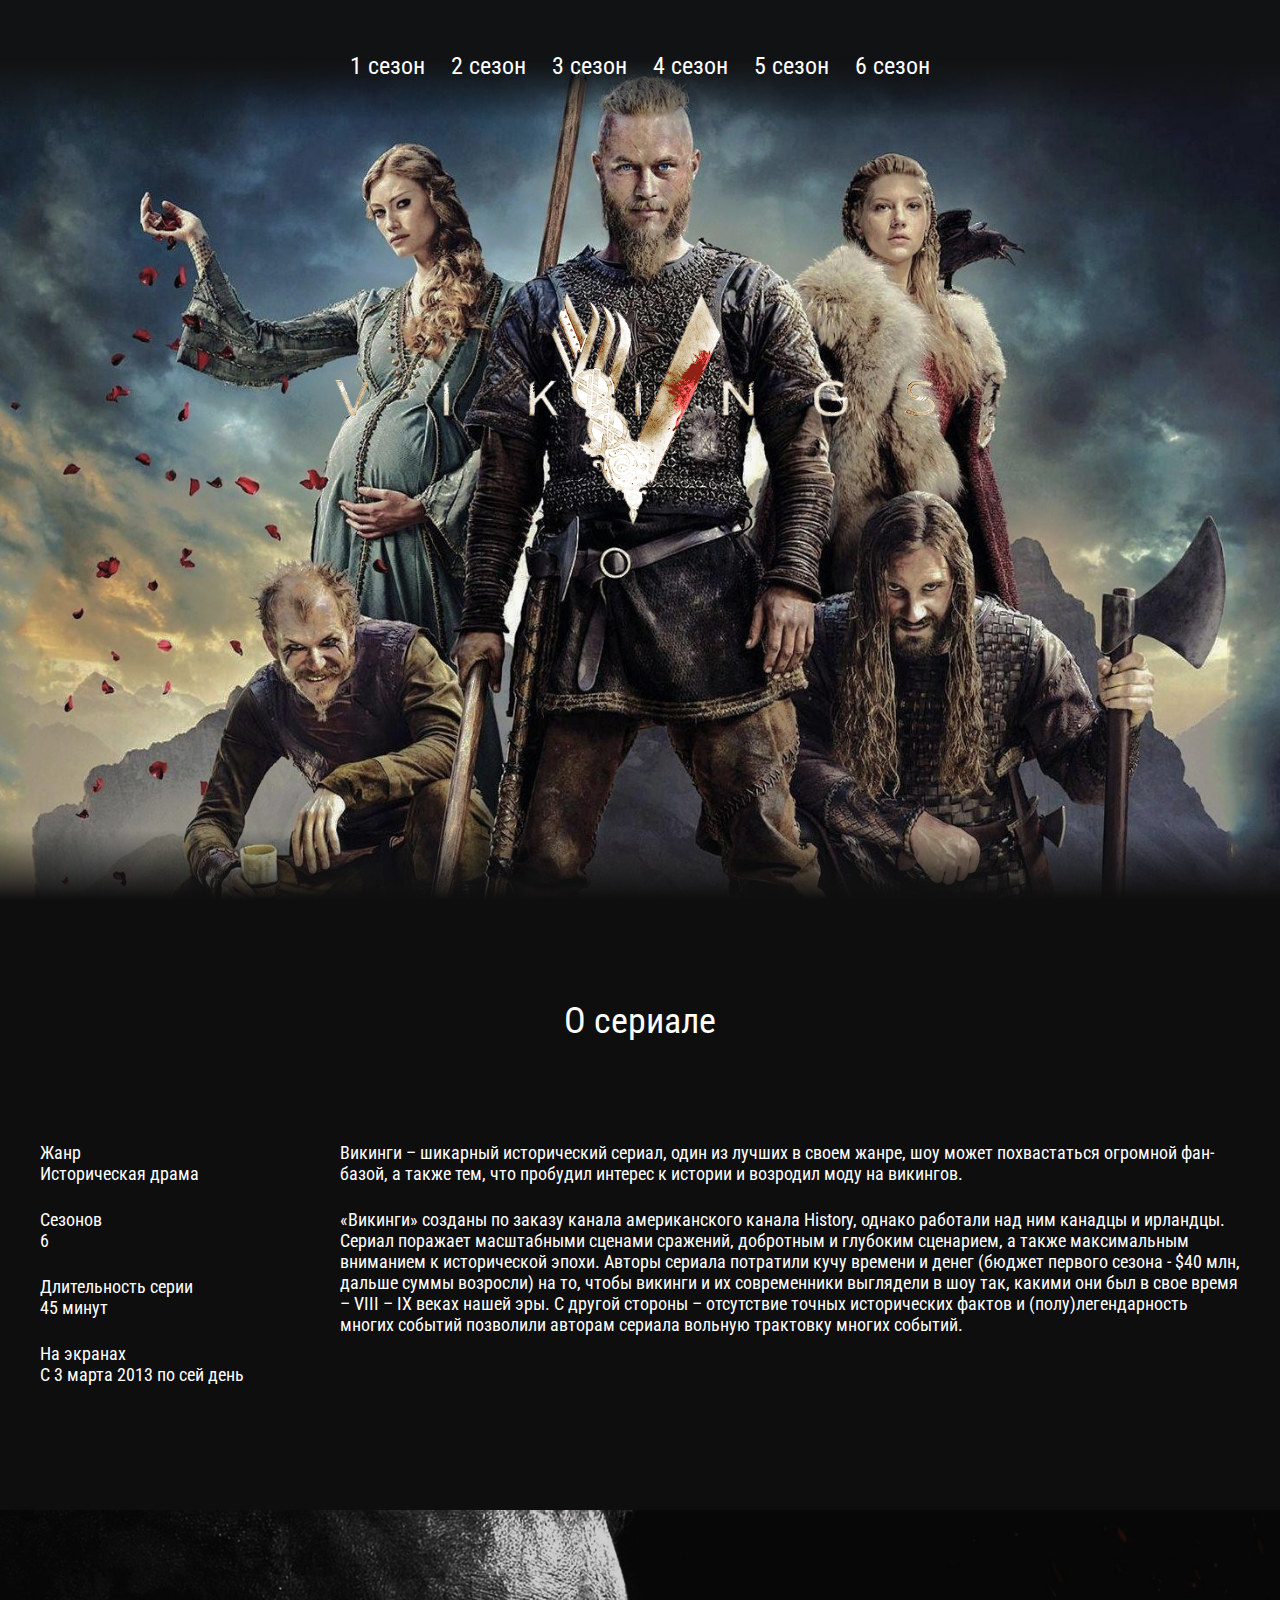
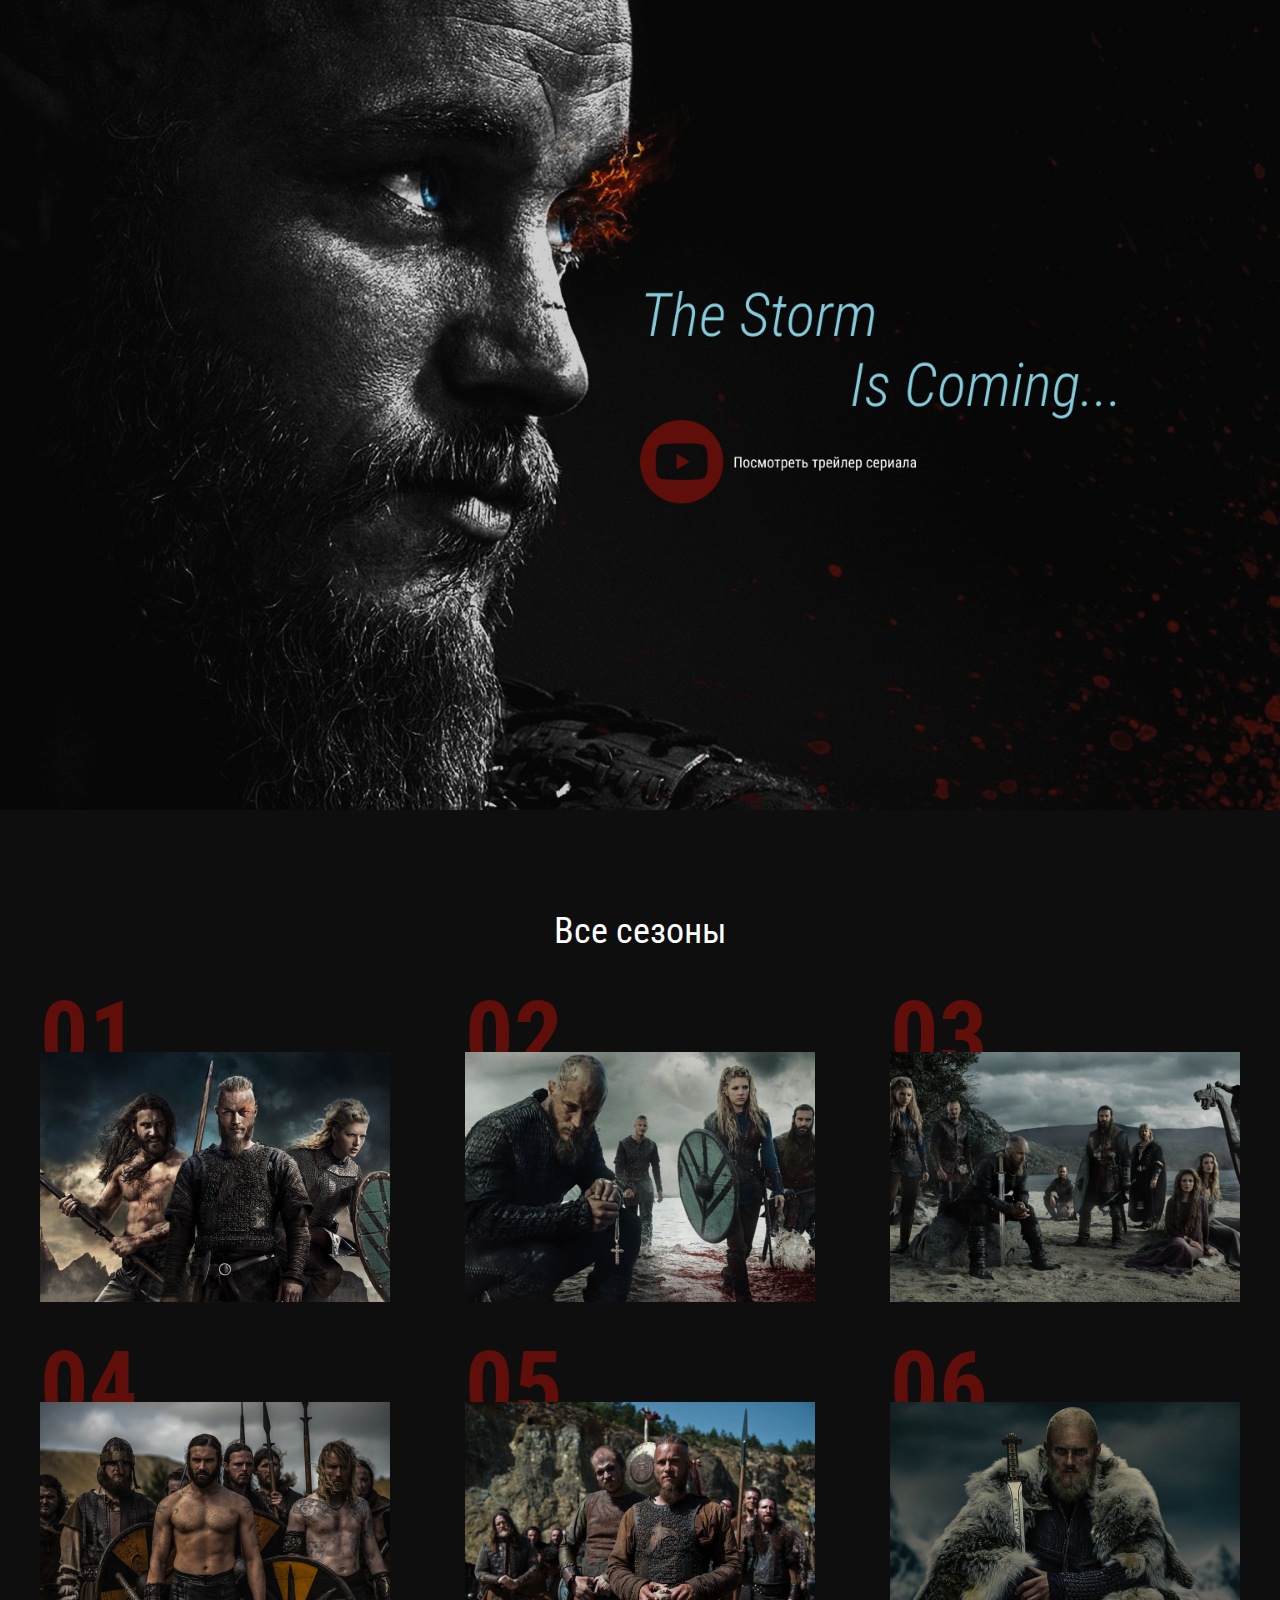
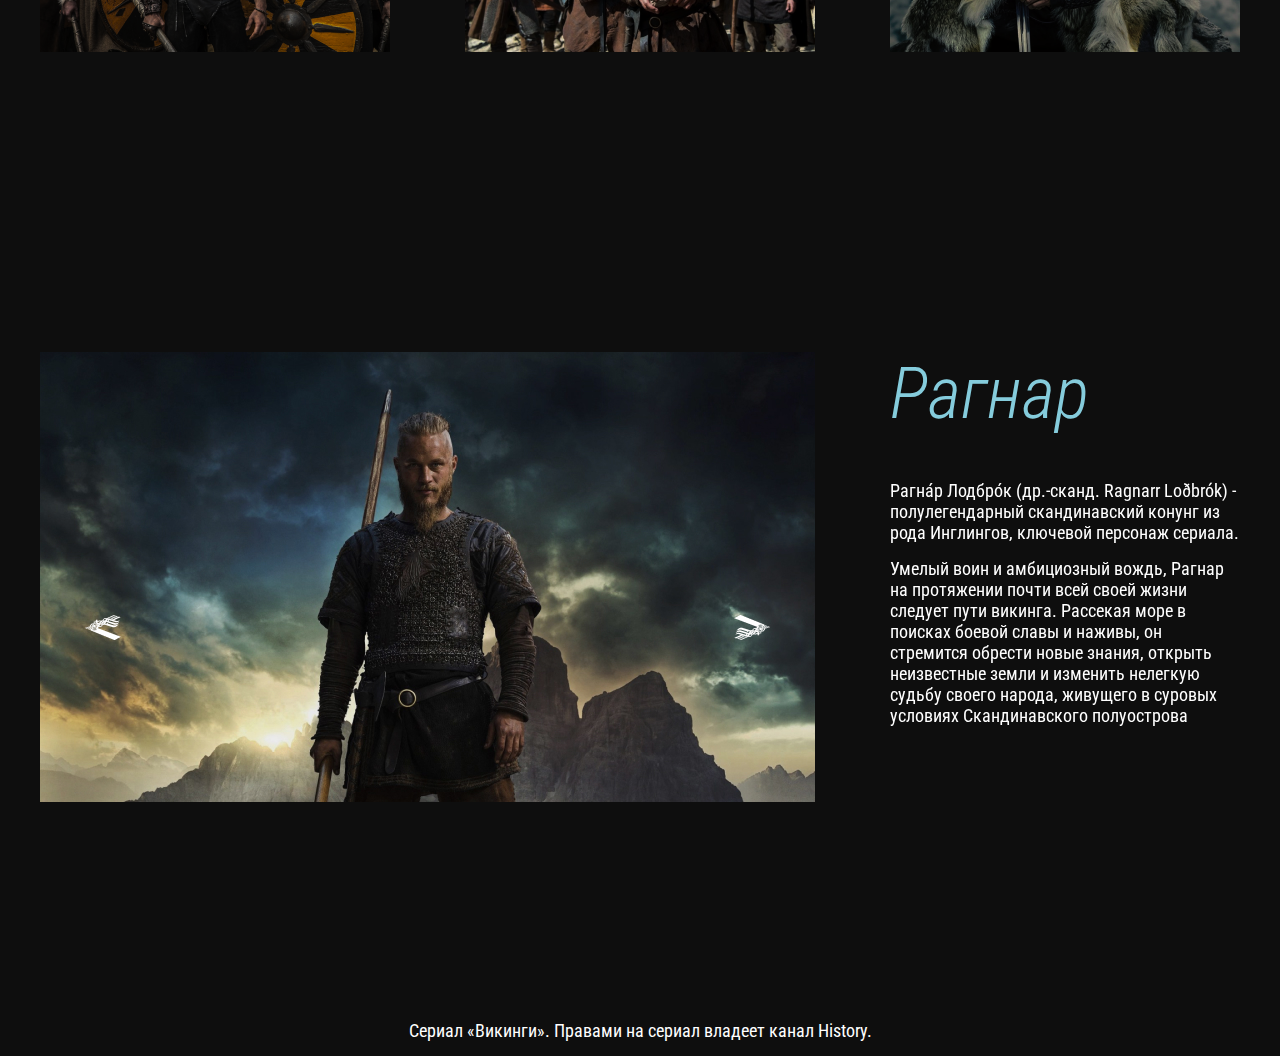
<file: index.html>
<!DOCTYPE html>
<html lang="en">
<head>
  <meta charset="UTF-8">
  <meta name="viewport" content="width=device-width, initial-scale=1.0">
  <meta http-equiv="X-UA-Compatible" content="ie=edge">
  <title>Document</title>
  <link href="https://fonts.googleapis.com/css2?family=Roboto+Condensed:ital,wght@0,400;0,700;1,300&display=swap" rel="stylesheet">
  <link rel="stylesheet" href="css/reset.css">
  <link rel="stylesheet" href="css/slick.css">
  <link rel="stylesheet" href="css/jquery.fancybox.css">
  <link rel="stylesheet" href="css/style.css">
</head>
<body>
  <header class="header">
    <nav class="menu">
      <button class="menu__btn"></button>
      <ul class="menu__list">
        <li class="menu__list-item">
          <a class="menu_list-link" href="index2.html">1 сезон</a>
        </li>
        <li class="menu__list-item">
          <a class="menu_list-link" href="#">2 сезон</a>
        </li><li class="menu__list-item">
          <a class="menu_list-link"href="#">3 сезон</a>
        </li><li class="menu__list-item">
          <a class="menu_list-link"href="#">4 сезон</a>
        </li><li class="menu__list-item">
          <a class="menu_list-link"href="#">5 сезон</a>
        </li><li class="menu__list-item">
          <a class="menu_list-link"href="#">6 сезон</a>
        </li>
      </ul>
    </nav>
    <div class="logo">
      <img class="logo__img" src="images/logo.png" alt="Логотип">
    </div>
  </header>
  <section class="about section-page">
    <div class="container">
    <h3 class="title"> О сериале</h3>
    <div class="about__inner">
      <ul class="about__info">
       <li class="about__info-item"> Жанр
       <span>Историческая драма</span> </li>

       <li class="about__info-item">Сезонов <span>
6</span> </li>

<li class="about__info-item">Длительность серии
  <span>45 минут</span> </li>

<li class="about__info-item">На экранах
  <span>С 3 марта 2013 по сей день</span> </li>
      </ul>
      <div class="about__text">
        <p>Викинги – шикарный исторический сериал, один из лучших в своем жанре, шоу может похвастаться огромной фан-базой, а также тем, что пробудил интерес к истории и возродил моду на викингов.


        </p>
        <p>«Викинги» созданы по заказу канала американского канала History, однако работали над ним канадцы и ирландцы. Сериал поражает масштабными сценами сражений, добротным и глубоким сценарием, а также максимальным вниманием к исторической эпохи. Авторы сериала потратили кучу времени и денег (бюджет первого сезона - $40 млн, дальше суммы возросли) на то, чтобы викинги и их современники выглядели в шоу так, какими они был в свое время – VIII – IX веках нашей эры. С другой стороны – отсутствие точных исторических фактов
           и (полу)легендарность многих событий позволили авторам сериала вольную трактовку многих событий.</p>
      </div>
    </div>
  </div>  
  </section>
  <section class="video">
    <div class="container">
      
      <a data-fancybox href="https://www.youtube.com/watch?v=tx5Ne_TbWpQ&t=8101s" class="video__btn">Посмотреть трелер сериала</a>
    </div>
  </section>
  <section class="seasons section-page">
    <div class="container">
      <h3 class="title">
        Все сезоны
      </h3>
   
    <ol class="seasons__inner">
      <li class="seasons__item" style="background-image: url('images/1.png');">
        <a href="#" class="seasons__link">Смотреть</a>
      </li>
      <li class="seasons__item" style="background-image: url('images/2.jpg');">
        <a href="#" class="seasons__link">Смотреть</a>
      </li>
      <li class="seasons__item" style="background-image: url('images/3.png');">
        <a href="#" class="seasons__link">Смотреть</a>
      </li>
      <li class="seasons__item" style="background-image: url('images/4.png');">
        <a href="#" class="seasons__link" >Смотреть</a>
      </li>
      <li class="seasons__item" style="background-image: url('images/5.png');">
        <a href="#" class="seasons__link">Смотреть</a>
      </li>
      <li class="seasons__item" style="background-image: url('images/6.png');">
        <a href="#" class="seasons__link">Смотреть</a>
      </li>
    </ol>
  </div>
  </section>
<section class="heroes section-page">
  <div class="container">
    <h3 class="title">

    </h3>
    <div class="heroes__inner">
      <div class="heroes__slider-img">
        <img src="images/slider1jpg.jpg" alt="" class="heroes__images">
        <img src="images/3.png" alt="" class="heroes__images">
        <img src="images/4.png" alt="" class="heroes__images">
      </div>
      <div class="heroes__slider-text">
        <div class="heroes__text">
          <h4 class="heroes__name">
            Рагнар
          </h4>
          <p>Рагна́р Лодбро́к (др.-сканд. Ragnarr Loðbrók) - полулегендарный скандинавский конунг из рода Инглингов, ключевой персонаж сериала.
          </p>
          <p>Умелый воин и амбициозный вождь, Рагнар на протяжении почти всей своей жизни следует пути викинга. Рассекая море в поисках боевой славы и наживы, он стремится обрести новые знания, открыть неизвестные земли и изменить нелегкую судьбу 
            своего народа, живущего в суровых условиях Скандинавского полуострова</p>
      
        </div>
        <div class="heroes__text">
          <h4 class="heroes__name">
            Рагнар2
          </h4>
          <p>Рагна́р Лодбро́к (др.-сканд. Ragnarr Loðbrók) - полулегендарный скандинавский конунг из рода Инглингов, ключевой персонаж сериала.
          </p>
          <p>Умелый воин и амбициозный вождь, Рагнар на протяжении почти всей своей жизни следует пути викинга. Рассекая море в поисках боевой славы и наживы, он стремится обрести новые знания, открыть неизвестные земли и изменить нелегкую судьбу 
            своего народа, живущего в суровых условиях Скандинавского полуострова</p>
      
        </div>
        <div class="heroes__text">
          <h4 class="heroes__name">
            Рагнар3
          </h4>
          <p>Рагна́р Лодбро́к (др.-сканд. Ragnarr Loðbrók) - полулегендарный скандинавский конунг из рода Инглингов, ключевой персонаж сериала.
          </p>
          <p>Умелый воин и амбициозный вождь, Рагнар на протяжении почти всей своей жизни следует пути викинга. Рассекая море в поисках боевой славы и наживы, он стремится обрести новые знания, открыть неизвестные земли и изменить нелегкую судьбу 
            своего народа, живущего в суровых условиях Скандинавского полуострова</p>
      
        </div>
      </div>
    </div>

  </div>
  
</section>
<footer class="footer">
  <div class="container">
    <p class="copy">
      Сериал «Викинги». Правами на сериал владеет канал History.
    </p>
  </div>
</footer>

  <script src="https://ajax.googleapis.com/ajax/libs/jquery/3.4.1/jquery.min.js"></script>
  <script src="js/slick.min.js"></script>
  <script src="js/jquery.fancybox.min.js"></script>
  <script src="js/main.js"></script>
</body>
</html>
</file>
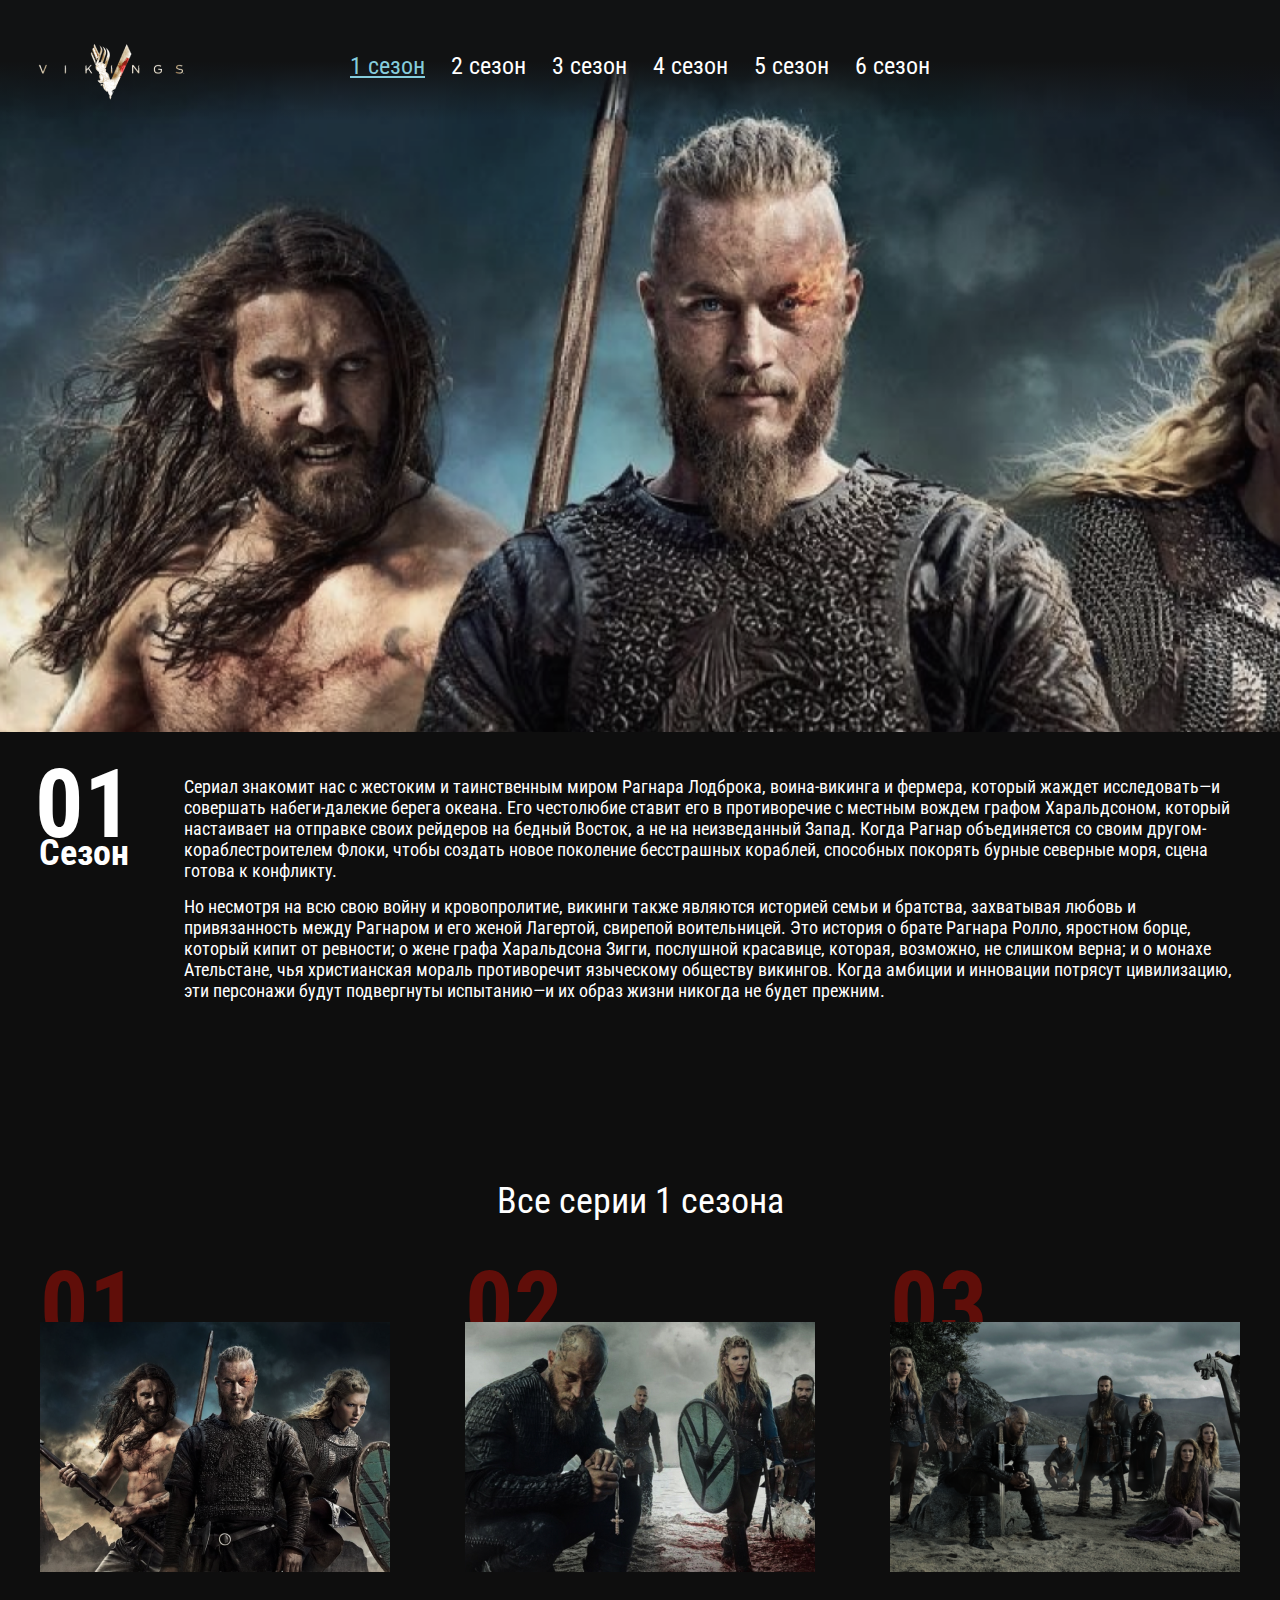
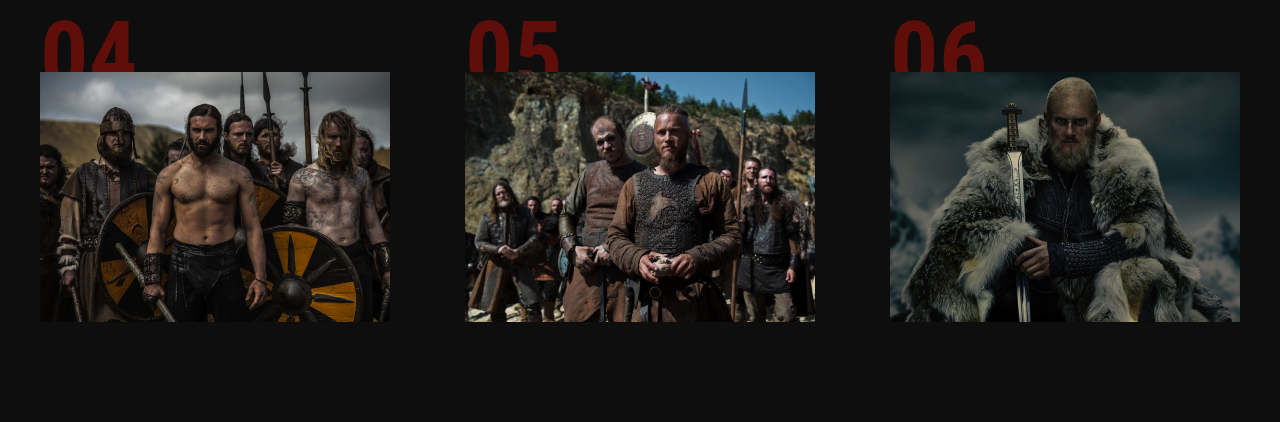
<file: index2.html>
<!DOCTYPE html>
<html lang="en">
<head>
  <meta charset="UTF-8">
  <meta name="viewport" content="width=device-width, initial-scale=1.0">
  <meta http-equiv="X-UA-Compatible" content="ie=edge">
  <title>Document</title>
  <link href="https://fonts.googleapis.com/css2?family=Roboto+Condensed:ital,wght@0,400;0,700;1,300&display=swap" rel="stylesheet">
  <link rel="stylesheet" href="css/reset.css">
  <link rel="stylesheet" href="css/slick.css">
  <link rel="stylesheet" href="css/jquery.fancybox.css">
  <link rel="stylesheet" href="css/style.css">
</head>
<body>
<header class="page-header">
 
        <nav class="menu">
      
          <div class="menu__container">
            <button class="menu__btn"><span></span></button>
          <a class="page-logo">
            <img  src="images/logo2.png" alt="Логотип">
          </a>
            <ul class="menu__list">
              <li class="menu__list-item">
                <a class="menu_list-link menu_list-link--active" href="#">1 сезон</a>
              </li>
              <li class="menu__list-item">
                <a class="menu_list-link" href="#">2 сезон</a>
              </li><li class="menu__list-item">
                <a class="menu_list-link"href="#">3 сезон</a>
              </li><li class="menu__list-item">
                <a class="menu_list-link"href="#">4 сезон</a>
              </li><li class="menu__list-item">
                <a class="menu_list-link"href="#">5 сезон</a>
              </li><li class="menu__list-item">
                <a class="menu_list-link"href="#">6 сезон</a>
              </li>
            </ul>

          </div>
          </nav>
          <div class="season-info">
              <div class="season-info__num">
                  01
                  <span>Cезон
                    
                  </span>
              </div>
              <div class="season-info__text">
                  <p>Сериал знакомит нас с жестоким и таинственным миром Рагнара Лодброка, воина-викинга и фермера, который жаждет исследовать—и совершать набеги-далекие берега океана. Его честолюбие ставит его в противоречие с местным вождем графом Харальдсоном, который настаивает на отправке своих рейдеров на бедный Восток, а не на неизведанный Запад. Когда Рагнар объединяется со своим другом-кораблестроителем Флоки, чтобы создать новое поколение бесстрашных кораблей, способных покорять бурные северные моря, сцена готова к конфликту.

                </p>
                <p>Но несмотря на всю свою войну и кровопролитие, викинги также являются историей семьи и братства, захватывая любовь и привязанность между Рагнаром и его женой Лагертой, свирепой воительницей. Это история о брате Рагнара Ролло, яростном борце, который кипит от ревности; о жене графа Харальдсона Зигги, послушной красавице, которая, возможно, не слишком верна; и о монахе Ательстане, чья христианская мораль противоречит языческому обществу викингов. Когда амбиции и инновации потрясут цивилизацию, эти персонажи будут подвергнуты испытанию—и их образ жизни никогда не будет прежним.</p>
              </div>
          </div>
          
</header>
<section class="seasons section-page">
  <div class="container">
    <h3 class="title">
      Все серии 1 сезона
    </h3>
 
  <ol class="seasons__inner">
    <li class="seasons__item" style="background-image: url('images/1.png');">
      <a data-fancybox="gallery" href="https://www.youtube.com/watch?v=tx5Ne_TbWpQ&t=8101s"class="seasons__link">Смотреть</a>
    </li>
    <li class="seasons__item" style="background-image: url('images/2.jpg');">
      <a data-fancybox="gallery" href="https://www.youtube.com/watch?v=tx5Ne_TbWpQ&t=8101s" class="seasons__link">Смотреть</a>
    </li>
    <li class="seasons__item" style="background-image: url('images/3.png');">
      <a data-fancybox="gallery" href="https://www.youtube.com/watch?v=tx5Ne_TbWpQ&t=8101s"class="seasons__link">Смотреть</a>
    </li>
    <li class="seasons__item" style="background-image: url('images/4.png');">
      <a data-fancybox="gallery" href="https://www.youtube.com/watch?v=tx5Ne_TbWpQ&t=8101s" class="seasons__link" >Смотреть</a>
    </li>
    <li class="seasons__item" style="background-image: url('images/5.png');">
      <a data-fancybox="gallery" href="https://www.youtube.com/watch?v=tx5Ne_TbWpQ&t=8101s" class="seasons__link">Смотреть</a>
    </li>
    <li class="seasons__item" style="background-image: url('images/6.png');">
      <a data-fancybox="gallery" href="https://www.youtube.com/watch?v=tx5Ne_TbWpQ&t=8101s" class="seasons__link">Смотреть</a>
    </li>
  </ol>
</div>
</section>

    <script src="https://ajax.googleapis.com/ajax/libs/jquery/3.4.1/jquery.min.js"></script>
  <script src="js/slick.min.js"></script>
  <script src="js/jquery.fancybox.min.js"></script>
  <script src="js/main.js"></script>
</body>
</html>
</file>
<file: css/style.css>
* {
    box-sizing: border-box;
}
body {
background-color: #0E0E0E;
color:white;
font-family: 'Roboto Condensed', sans-serif;
font-size: 18px;
line-height: 21px;
}
.menu {
    
    padding:50px 0px 58px;
    background: linear-gradient(180deg, #111213 0%, #111213 43.62%, rgba(32, 31, 33, 0) 86.33%);
}
.page-logo {
    position: absolute;
    left: 0;
 
}
.menu__container {
    position: relative;
    max-width: 1230px;
    margin: 0 auto;
}
a {
    color: inherit;
    text-decoration: none;
}
.container {
    max-width: 1230px;
    padding: 0 15px;
    margin: 0 auto;
}
.section-page {
    padding: 100px 0;
}
.title {
    text-align: center;
    margin-bottom: 100px;
    font-size: 36px;
line-height: 42px;
font-weight: 400;
}
ul {
    list-style: none;
}
.header {
    background-image: url('../images/header-bg.jpg');
    height: 100vh;
    background-repeat: no-repeat;
    background-size: cover;
    background-position: center 50px;
    text-align:center;
    position: relative;
    
}
.header:after{
    content: '';
    position: absolute;
    bottom: 0;
    left: 0;
    height: 70px;
    width: 100%;
    background: linear-gradient(180deg, #0E0E0E 0%, rgba(17, 17, 17, 0.850295) 16.53%, rgba(32, 31, 33, 0) 100%);
transform: rotate(180deg);
}
.menu__list {
    display: flex;
    justify-content: center;
   
}
.menu__list-item{
    padding: 0 13px;
}

.menu__list-link {
    font-size: 36px;
line-height: 42px;

}
.menu__list-link:hover, .menu_list-link--active{
    color:#85CCDC;
    text-decoration: underline;
    
}
.logo {
    padding-top: 17vh;
}
.about__inner {
    display: flex;
}
.about__info{
    width: 375px;
margin-right: 50px;
flex:none;
}
.about__info-item {
    margin-bottom: 25px;
    color: white;
}
.about__info-item span{
display: block;
}
.about__text p {
    margin-bottom: 25px;
}
.video {
    background-image: url('../images/vide-bg.jpg');
    height: 100vh;
    background-repeat: no-repeat;
    background-size: cover;
    background-position: center center;

}
.vide__text {
 
    font-style: italic;
font-weight: 300;
font-size: 72px;
line-height: 84px;

color: #85CCDC;
padding-top: 440px;
}
.vide__text span {
    display: block;
    padding-right: 300px;
}
.video__btn {
    padding-left: 112px;
    position: relative;
    top:590px;
    margin-right: 300x;
    left: 450px;
    font-size: 39px;
    line-height: 90px;
 opacity: 0;
   
}
.video__bth::before{
content: '';
position: absolute;
width: 100px;
height: 100px;
left:0;
background-image: url('../images/youtube.svg');
}
.seasons__inner {
    display: grid;
    grid-template-columns: repeat(auto-fill,minmax(284px,1fr));
    grid-gap:100px 75px; 
    counter-reset: counter;
}
.seasons__item
{
   
    height: 250px;
 
    background-repeat: no-repeat;
    background-position: center center;
    background-size: cover;
    list-style: none;
    position: relative;
    display: flex;
    justify-content: center;
    align-items: center;
   


}
.seasons__item:hover .seasons__link {
    opacity: 1;
}
.seasons__item::before {
    content: '0' counter(counter);
    counter-increment: counter;
    position: absolute;
    font-weight: bold;
    font-size: 96px;
    line-height: 112px;
    color: #600E09;
    left: 0;
    top:-72px;
    z-index: -1;
}
.seasons__item:nth-child(n+10)::before {
    content: counter(counter);
   
}
.seasons__item:hover::after{
    content:'';
    position: absolute;
    left: 0;
    top: 0;
    bottom: 0;
    right: 0;
    background: rgba(14, 14, 14, 0.8);
}
.seasons__link{
    font-size: 36px;
    line-height: 42px;
    padding: 12px 78px 11px;
    background-color:black;
  opacity: 0;
  transition: all .3s;
  z-index: 2;
}

.heroes__inner {
    display: flex;
    justify-content: space-between;
}
.heroes__slider-img {
    max-width: 775px;
}
.heroes__slider-text {
max-width: 350px;
}
.slick-btn {
    position: absolute;
    top:50%;
    transform:translateY(-50%);
    border: none;
    background-color: transparent;
    z-index: 5;
    cursor: pointer;
    outline: none;
}
.slick-prev {
    left: 38px;
}
.slick-next{
    right: 38px;
}
.menu__btn{
    display: none;
}
.heroes__name {
    font-style: italic;
font-weight: 300;
font-size: 72px;
line-height: 84px;

color: #85CCDC;
margin-bottom: 44px;

}
.heroes__text p {
    margin-bottom: 15px;
}
.copy {
    text-align: center;
    padding: 14px 0px 15px;
}
.page-header {
    background-image: url('../images/s1.png');
    background-repeat:  no-repeat;
    background-size: cover;
    background-position: center center;
    height: 120vh;
    position: relative;
}
.season-info {
    position: absolute;
    max-width: 1400px;
    display: flex;
    padding: 44px 47px 64px 35px;
    background: #0E0E0E;
    bottom: 0;
 left: 0;
 right: 0;
 margin: 0 auto;
}
.season-info__num {
  
font-weight: bold;
font-size: 96px;
line-height: 56px;
text-align: center;
margin-right: 51px;
}
.season-info__num span{
display: block;
font-size: 36px;
line-height: 42px;
}
.season-info__text p{
    margin-bottom: 15px;
}
@media(max-width:1420px) {
    .page-logo{
        left: 10px;
        top:-6px;
    }

}
@media(max-width:1366px) {
    .logo__img{
        width:50%;
    }
 .menu_list-link{
     font-size: 24px;
     line-height: 32px;
 }  
 .about__info{
     width: 250px;
 }
}
@media(max-width:1200px) {
    .heroes__inner{
        display: block;
    }
    .heroes__slider-text {
        max-width: 100%;
    }
    .heroes__slider-img {
        max-width: 100%;
    }
}
@media(max-width:1088px) {
    .seasons__item{
        height: 340px;
    }
}
@media(max-width:1088px) {
.page-logo{
    display: none;
}

}
@media(max-width:768px) {
    .video__btn{
        left: 0;
    }
    .about__inner{
        display: block;
    }
    .section-page {
     padding: 50px 0;
    }
    .title{
        margin-bottom: 50px;
    }
    .body {
        font-size: 16px;
        line-height: 19px;
    }
    .seasons__inner{
grid-gap:80px 35px;
    }
    .season-info{
        display: block;
        padding: 30px 10px 0px 10px;
    }
    .season-info__num{
        text-align: left;
        font-size: 50px;
        line-height: 26px;
        margin-bottom:15px ;
    }
    .season-info__num span{
        font-size: 25px;
        line-height: 32px;
    } 
  
}
@media(max-width:640px) {
    .page-logo{
        display: block;
        z-index: 10;
        top: 20px;

    }
    .page-header{
        height: 120vh;
    }
    .menu{
        padding: 6px;
        background: linear-gradient(180deg, #111213 0%, #111213 7.62%, rgba(32, 31, 33, 0) 86.33%);
        text-align: center;
        
    }
    
  .menu__list{
      display: block;
  }
  .logo {
      padding-top: 21vh;
  }
  .menu_list-link{
      display: block;
      padding: 10px 0;

  }
  .menu__btn{
      display: block;
      width: 50px;
      height: 50px;
      cursor: pointer;
      position: absolute;
      z-index: 10;
      right: 10px;
      top: 10px;
      display: flex;
      align-items: center;
      background-color: transparent;
      border: none;
      padding: 0;
  }
  .menu__btn span {
      background-color: #ffffff;
      height: 5px;
      width: 100%;
  }
  .menu__btn::after,.menu__btn::before{
content: "";
width: 100%;
height: 5px;
background-color:#ffffff;
position: absolute;
  }
  .menu__btn::before{
      top: 0;
      left: 0;
  }
  .menu__btn::after {
      bottom: 0;
      left: 0;
  }
  .menu__list {
      display: block;
      transform: translateY(-130%);
      transition: all .3s;
  }
  .menu__list.menu__list--active{
    transform: translateY(0%);
    padding: 103px 0px 50px;
    background: linear-gradient(180deg, #111213 0%, #111213 7.62%, rgba(32, 31, 33, 0) 86.33%);
  }
}
@media(max-width:414px) {
.seasons__item{
    height: 203px;
}

}
</file>
